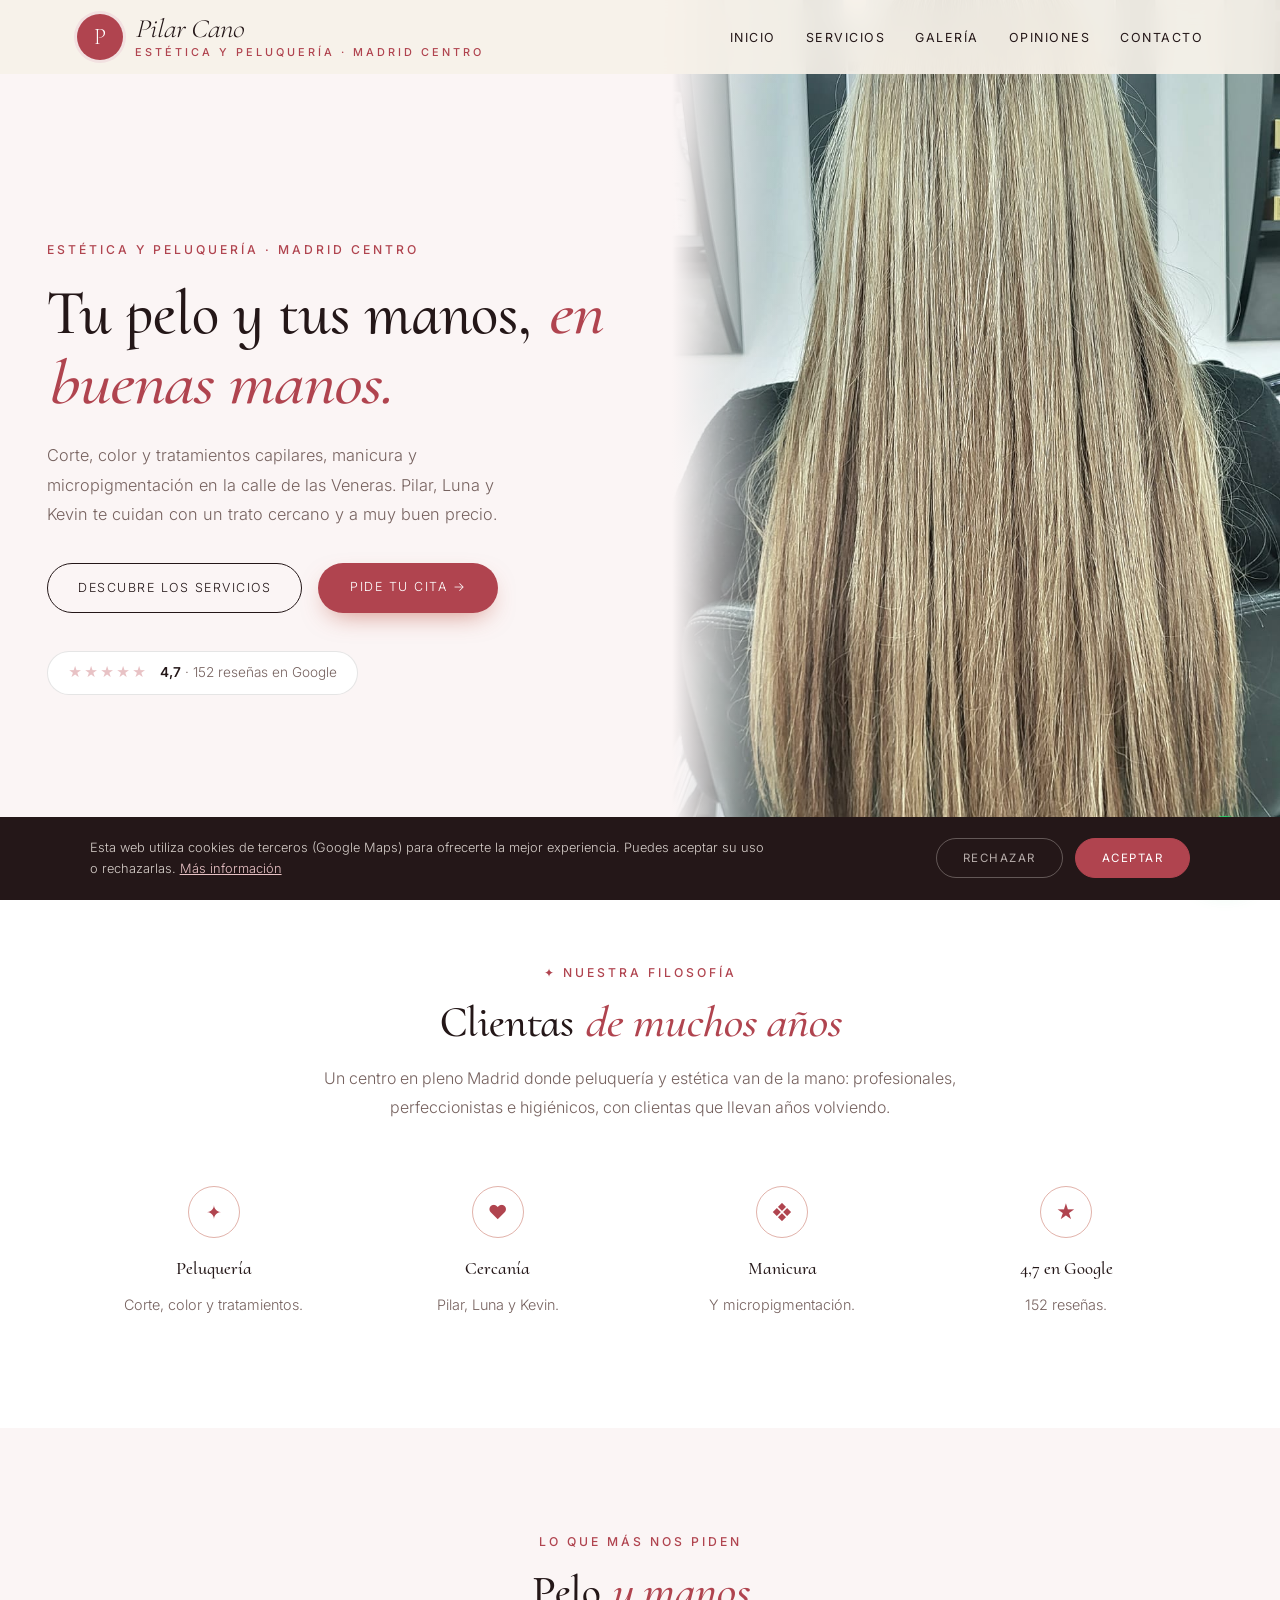
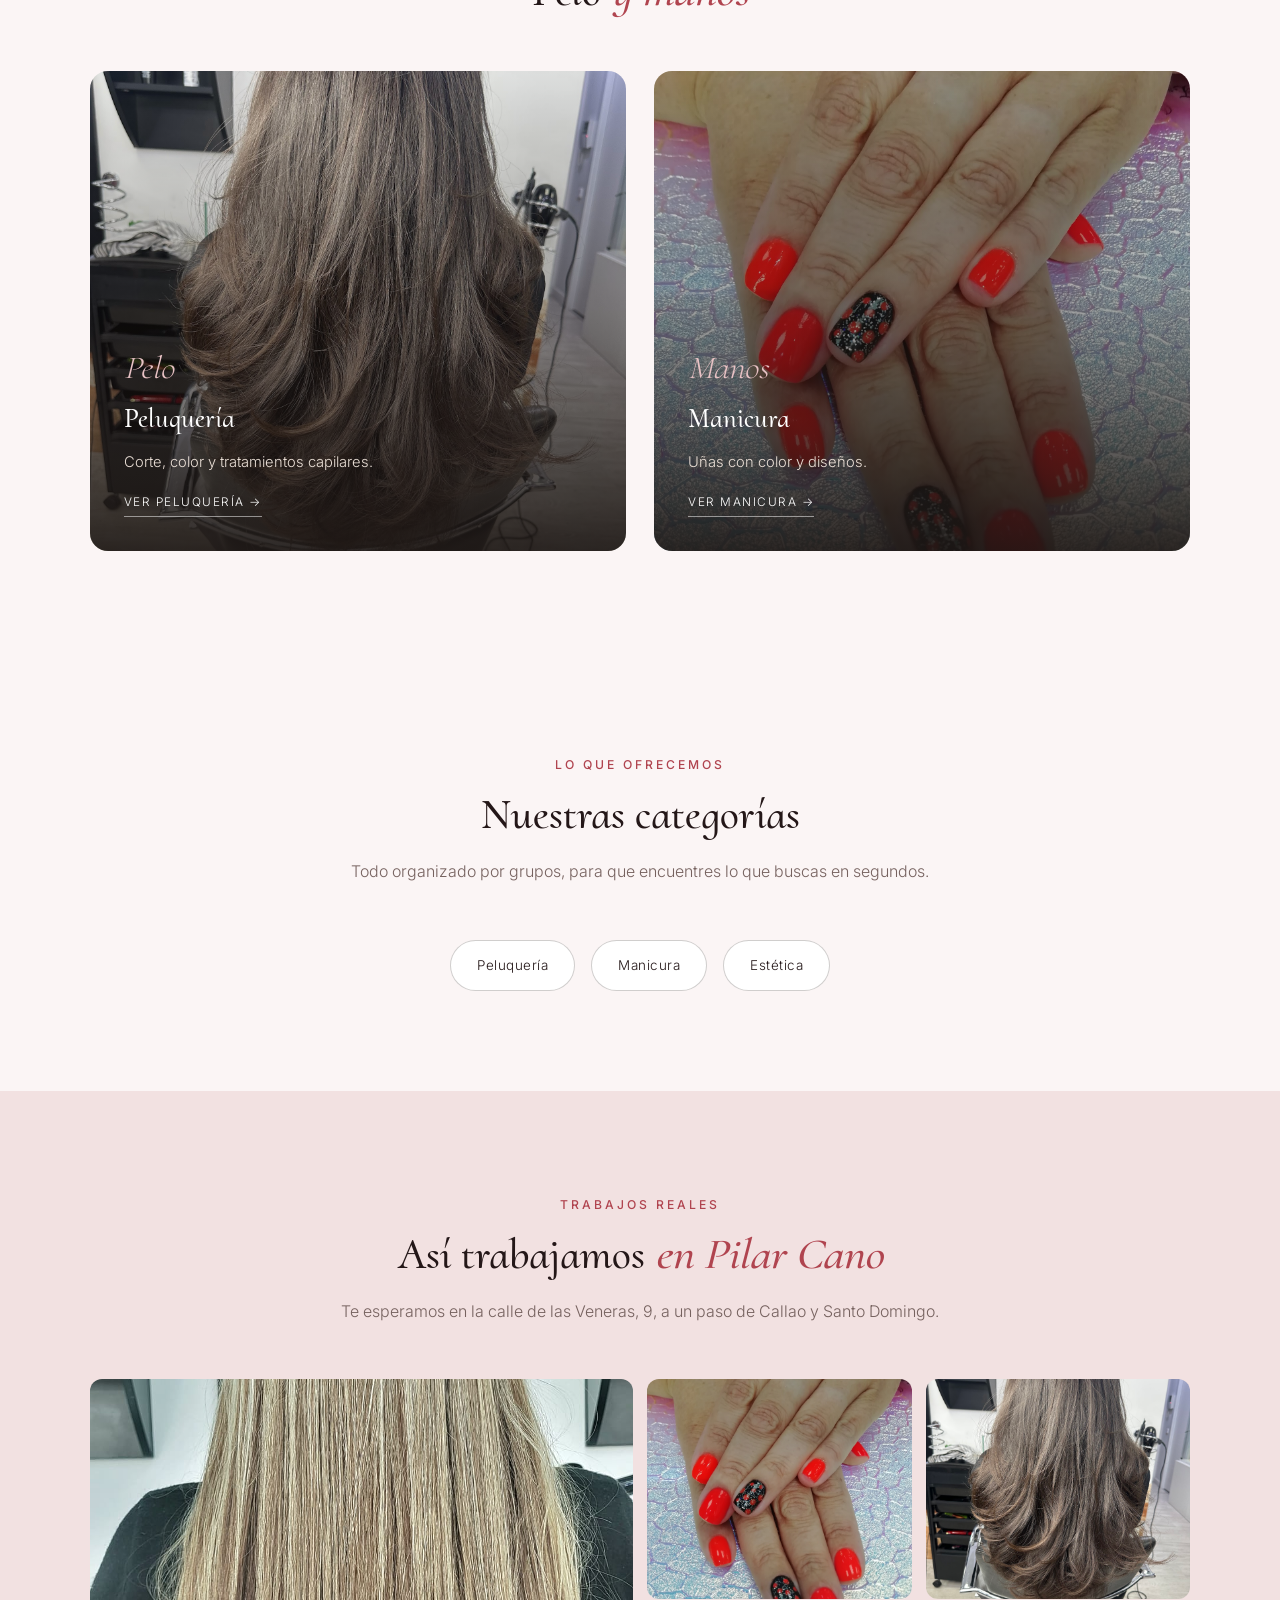
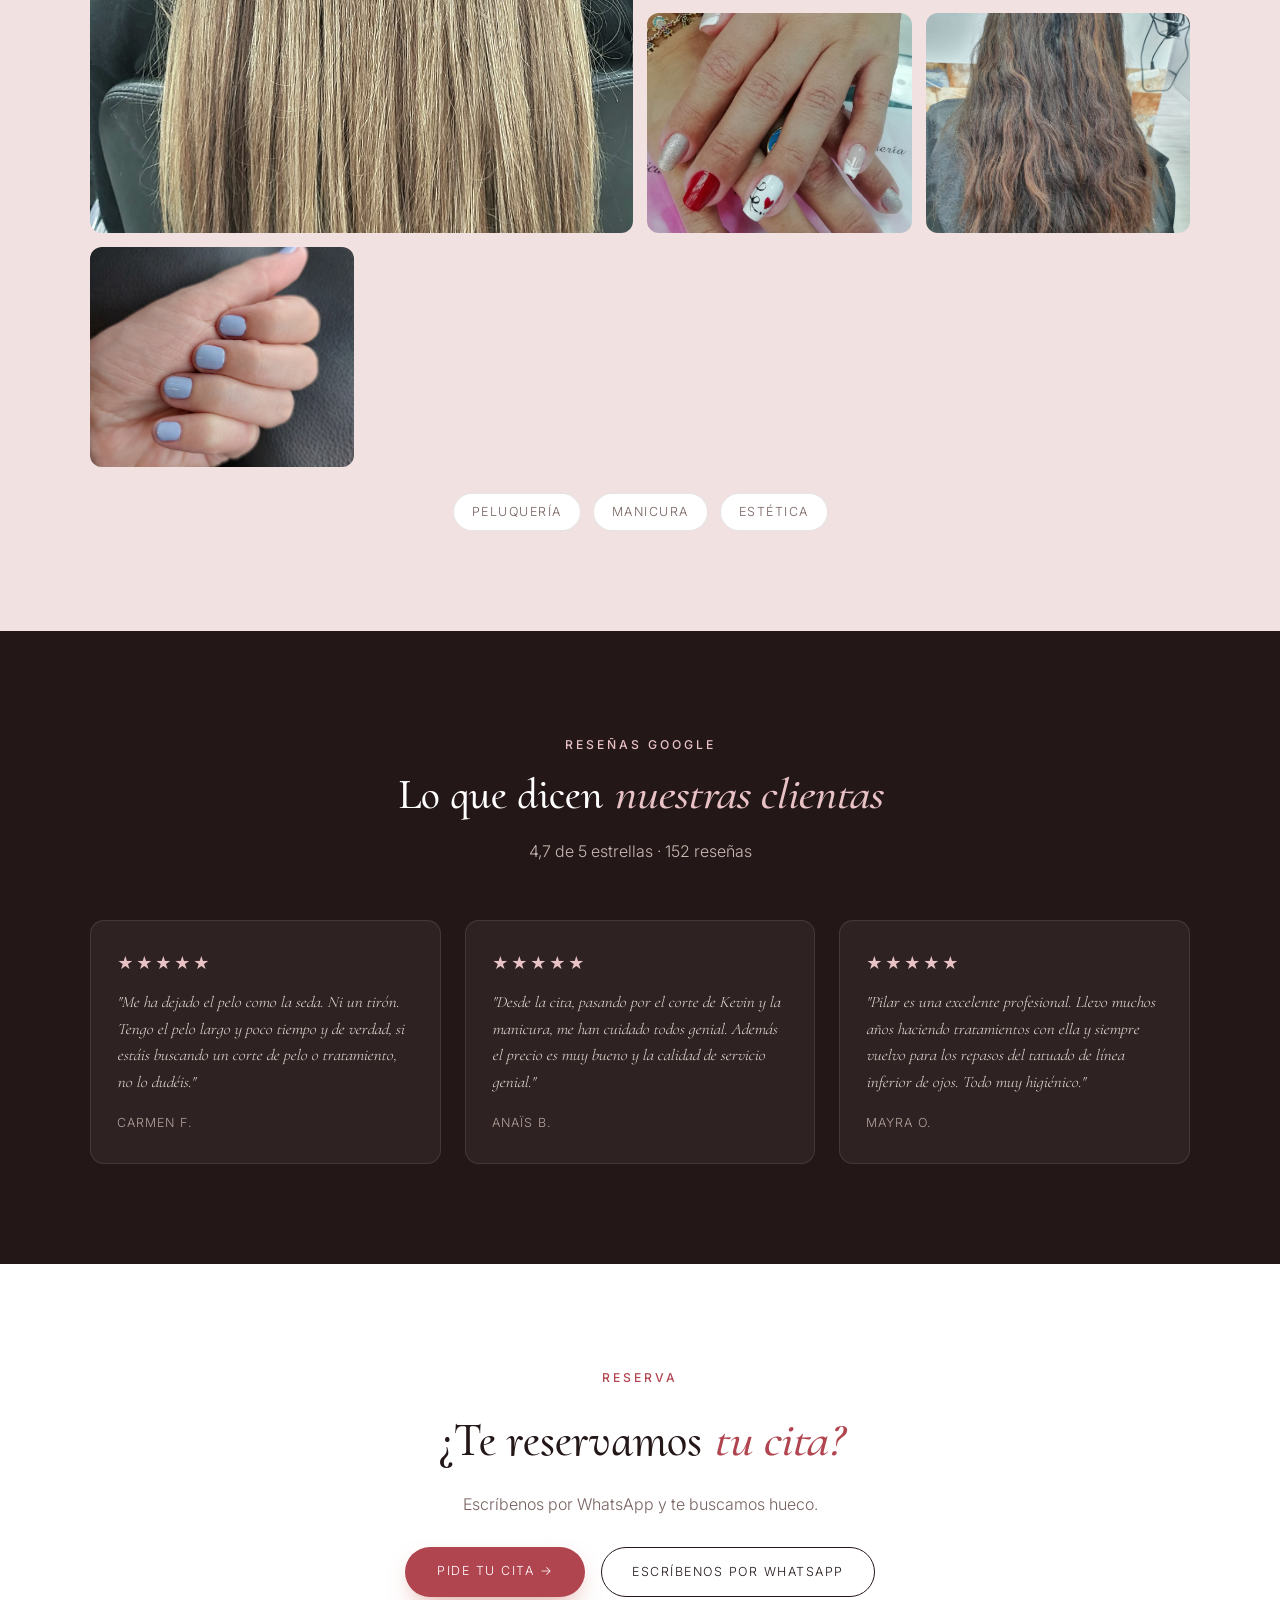
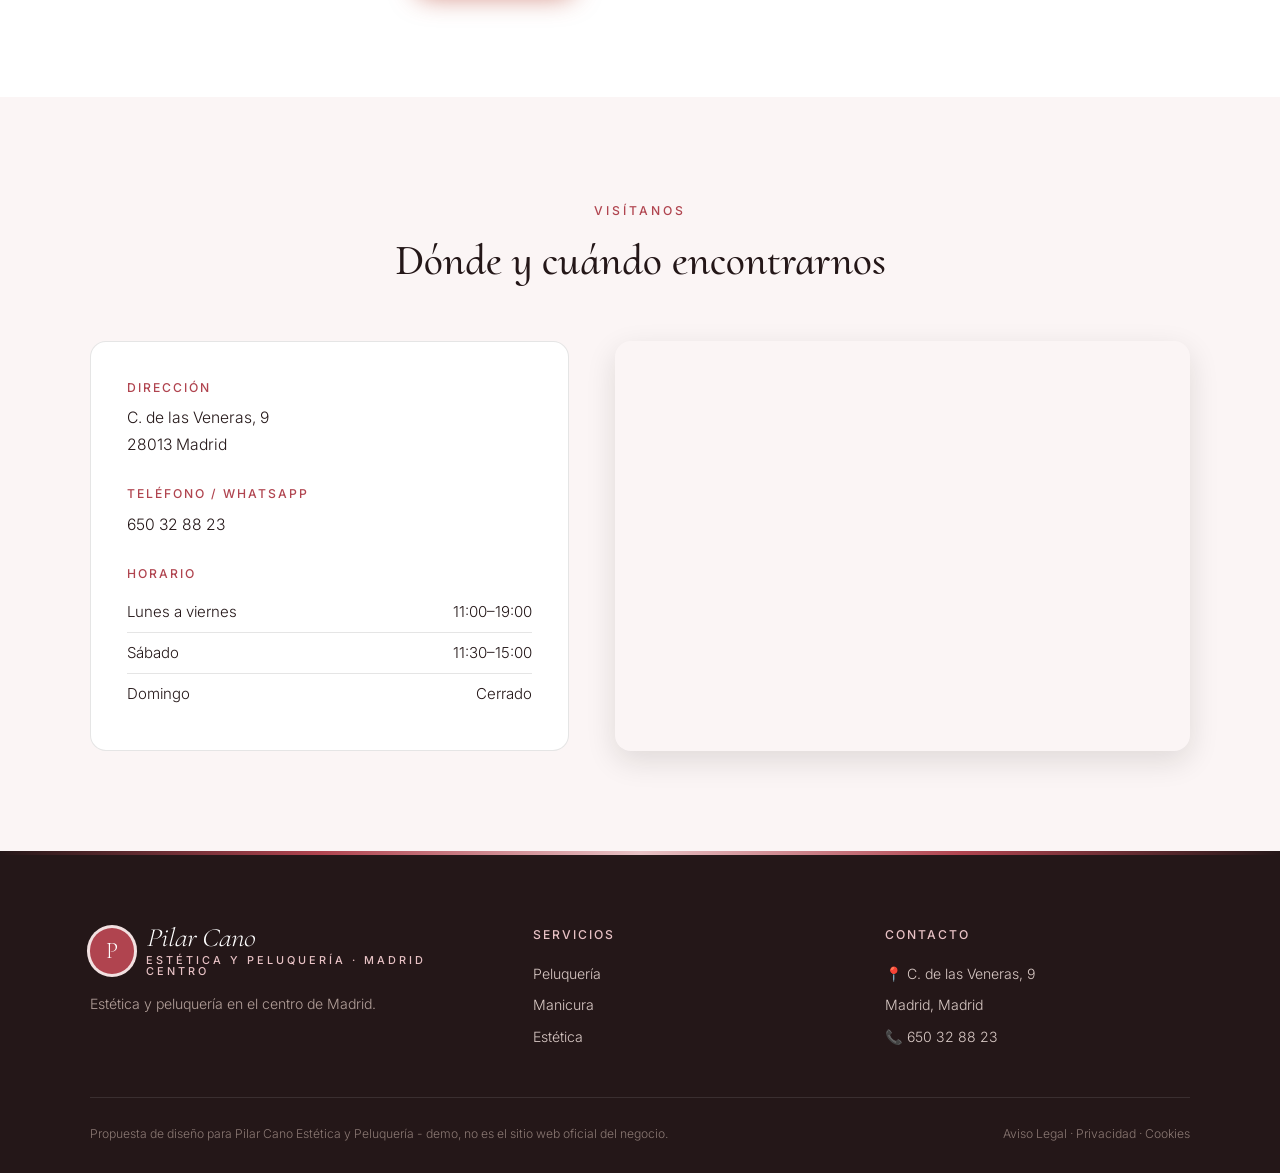
<file: index.html>
<!DOCTYPE html>
<html lang="es">
<head>
<meta charset="UTF-8">
<meta name="viewport" content="width=device-width, initial-scale=1.0">
<title>Pilar Cano Estética y Peluquería — Peluquería, manicura y estética en el centro de Madrid</title>
<meta name="description" content="Pilar Cano Estética y Peluquería, en C. de las Veneras 9, junto a Callao (Madrid centro). Corte, color y tratamientos capilares, manicura y micropigmentación de ojos. 4,7★ con 152 reseñas en Google.">
<meta name="theme-color" content="#241718">
<meta property="og:title" content="Pilar Cano Estética y Peluquería · Madrid">
<meta property="og:image" content="maps_10.jpg">

<link rel="preconnect" href="https://fonts.googleapis.com"><link rel="preconnect" href="https://fonts.gstatic.com" crossorigin><link href="https://fonts.googleapis.com/css2?family=Cormorant+Upright:wght@500;600&family=Inter:wght@300;400;500;600&display=swap" rel="stylesheet">
<link rel="stylesheet" href="styles.css">
</head>
<body>

<header id="header">
  <a href="index.html" class="logo" aria-label="Pilar Cano Estética y Peluquería, inicio"><span class="logo-mark">P</span><span class="logo-text"><span class="script">Pilar Cano</span><small>estética y peluquería · Madrid centro</small></span></a>
  <nav id="nav" aria-label="Navegación principal"><ul><li><a href="index.html#inicio">Inicio</a></li><li><a href="servicios.html">Servicios</a></li><li><a href="index.html#galeria">Galería</a></li><li><a href="index.html#opiniones">Opiniones</a></li><li><a href="index.html#contacto">Contacto</a></li></ul></nav><button class="nav-toggle" id="navToggle" aria-label="Abrir menú">☰</button>
</header>

<section class="hero" id="inicio">
  <div class="hero-text">
    <span class="eyebrow">Estética y peluquería · Madrid centro</span>
    <h1>Tu pelo y tus manos, <em>en buenas manos.</em></h1>
    <p>Corte, color y tratamientos capilares, manicura y micropigmentación en la calle de las Veneras. Pilar, Luna y Kevin te cuidan con un trato cercano y a muy buen precio.</p>
    <div class="hero-ctas">
      <a href="servicios.html" class="btn-outline">Descubre los servicios</a>
      <a href="https://wa.me/34650328823?text=Hola%2C%20quiero%20pedir%20cita%20en%20Pilar%20Cano%20Est%C3%A9tica%20y%20Peluquer%C3%ADa" class="btn-solid" target="_blank" rel="noopener">Pide tu cita →</a>
    </div>
    <a class="hero-rating" href="https://www.google.com/maps/search/?api=1&query=Pilar+Cano+Estetica+y+Peluqueria,+Calle+de+las+Veneras+9,+Madrid" target="_blank" rel="noopener"><span class="stars">★★★★★</span><span><strong>4,7</strong> · 152 reseñas en Google</span></a>
  </div>
  <div class="hero-img"><img src="maps_10.jpg" alt="Pelo liso y brillante en Pilar Cano Estética y Peluquería" style="object-position:center 30%;"></div>
</section>

<section class="trust">
  <div class="section-head">
    <span class="eyebrow">✦ Nuestra filosofía</span>
    <h2>Clientas <em>de muchos años</em></h2>
    <p>Un centro en pleno Madrid donde peluquería y estética van de la mano: profesionales, perfeccionistas e higiénicos, con clientas que llevan años volviendo.</p>
  </div>
  <div class="trust-grid">
    <div class="trust-card"><span class="trust-ic">✦</span><h3>Peluquería</h3><p>Corte, color y tratamientos.</p></div>
    <div class="trust-card"><span class="trust-ic">♥</span><h3>Cercanía</h3><p>Pilar, Luna y Kevin.</p></div>
    <div class="trust-card"><span class="trust-ic">❖</span><h3>Manicura</h3><p>Y micropigmentación.</p></div>
    <div class="trust-card"><span class="trust-ic">★</span><h3>4,7 en Google</h3><p>152 reseñas.</p></div>
  </div>
</section>

<section class="worlds">
  <div class="section-head">
    <span class="eyebrow">Lo que más nos piden</span>
    <h2>Pelo <em>y manos</em></h2>
  </div>
  <div class="worlds-grid">
    <a href="servicios.html#pelo" class="world-card"><img src="maps_03.jpg" alt="Peluquería"><div class="world-text"><span class="script">Pelo</span><h3>Peluquería</h3><p>Corte, color y tratamientos capilares.</p><span class="world-link">Ver peluquería →</span></div></a>
    <a href="servicios.html#manos" class="world-card"><img src="maps_04.jpg" alt="Manicura"><div class="world-text"><span class="script">Manos</span><h3>Manicura</h3><p>Uñas con color y diseños.</p><span class="world-link">Ver manicura →</span></div></a>
  </div>
</section>

<section>
  <div class="section-head">
    <span class="eyebrow">Lo que ofrecemos</span>
    <h2>Nuestras categorías</h2>
    <p>Todo organizado por grupos, para que encuentres lo que buscas en segundos.</p>
  </div>
  <div class="cat-pills">
    <a href="servicios.html#pelo" class="cat-pill">Peluquería</a>
    <a href="servicios.html#manos" class="cat-pill">Manicura</a>
    <a href="servicios.html#estetica" class="cat-pill">Estética</a>
  </div>
</section>

<section class="gallery-wrap" id="galeria">
  <div class="section-head">
    <span class="eyebrow">Trabajos reales</span>
    <h2>Así trabajamos <em>en Pilar Cano</em></h2>
    <p>Te esperamos en la calle de las Veneras, 9, a un paso de Callao y Santo Domingo.</p>
  </div>
  <div class="gallery">
    <figure class="big"><img src="maps_10.jpg" alt="Pelo largo y liso" loading="lazy"></figure>
    <figure><img src="maps_04.jpg" alt="Manicura roja con diseño" loading="lazy"></figure>
    <figure><img src="maps_03.jpg" alt="Corte con volumen" loading="lazy"></figure>
    <figure><img src="maps_06.jpg" alt="Manicura decorada" loading="lazy"></figure>
    <figure><img src="maps_08.jpg" alt="Ondas naturales" loading="lazy"></figure>
    <figure><img src="maps_09.jpg" alt="Manicura en tono lavanda" loading="lazy"></figure>
  </div>
  <div class="brands"><span>Peluquería</span><span>Manicura</span><span>Estética</span></div>
</section>

<section class="reviews-wrap" id="opiniones">
  <div class="section-head">
    <span class="eyebrow">Reseñas Google</span>
    <h2>Lo que dicen <em>nuestras clientas</em></h2>
    <p>4,7 de 5 estrellas · 152 reseñas</p>
  </div>
  <div class="review-grid">
    <div class="review-card"><div class="stars">★★★★★</div><p>"Me ha dejado el pelo como la seda. Ni un tirón. Tengo el pelo largo y poco tiempo y de verdad, si estáis buscando un corte de pelo o tratamiento, no lo dudéis."</p><cite>Carmen F.</cite></div>
    <div class="review-card"><div class="stars">★★★★★</div><p>"Desde la cita, pasando por el corte de Kevin y la manicura, me han cuidado todos genial. Además el precio es muy bueno y la calidad de servicio genial."</p><cite>Anaïs B.</cite></div>
    <div class="review-card"><div class="stars">★★★★★</div><p>"Pilar es una excelente profesional. Llevo muchos años haciendo tratamientos con ella y siempre vuelvo para los repasos del tatuado de línea inferior de ojos. Todo muy higiénico."</p><cite>Mayra O.</cite></div>
  </div>
</section>

<section class="cta-section">
  <span class="eyebrow">Reserva</span>
  <h2>¿Te reservamos <em>tu cita?</em></h2>
  <p>Escríbenos por WhatsApp y te buscamos hueco.</p>
  <div class="cta-row">
    <a href="https://wa.me/34650328823?text=Hola%2C%20quiero%20pedir%20cita%20en%20Pilar%20Cano%20Est%C3%A9tica%20y%20Peluquer%C3%ADa" class="btn-solid" target="_blank" rel="noopener">Pide tu cita →</a>
    <a href="https://wa.me/34650328823?text=Hola%2C%20quiero%20pedir%20cita%20en%20Pilar%20Cano%20Est%C3%A9tica%20y%20Peluquer%C3%ADa" class="btn-outline" target="_blank" rel="noopener">Escríbenos por WhatsApp</a>
  </div>
</section>

<section class="contact-section" id="contacto">
  <div class="section-head">
    <span class="eyebrow">Visítanos</span>
    <h2>Dónde y cuándo encontrarnos</h2>
  </div>
  <div class="contact-grid">
    <div class="contact-info">
      <div class="contact-block"><h3>Dirección</h3><p>C. de las Veneras, 9<br>28013 Madrid</p></div>
      <div class="contact-block"><h3>Teléfono / WhatsApp</h3><p><a href="tel:+34650328823">650 32 88 23</a></p></div>
      <div class="contact-block"><h3>Horario</h3><ul class="hours-list"><li><span>Lunes a viernes</span><span>11:00–19:00</span></li><li><span>Sábado</span><span>11:30–15:00</span></li><li><span>Domingo</span><span>Cerrado</span></li></ul></div>
      
    </div>
    <div class="contact-map">
      <iframe title="Mapa de Pilar Cano Estética y Peluquería" src="https://www.google.com/maps?q=Pilar+Cano+Estetica+y+Peluqueria,+Calle+de+las+Veneras+9,+Madrid&output=embed" width="100%" height="100%" style="border:0;" allowfullscreen="" loading="lazy" referrerpolicy="no-referrer-when-downgrade"></iframe>
    </div>
  </div>
</section>

<footer>
  <div class="footer-grid">
    <div class="footer-brand">
      <a href="index.html" class="logo light"><span class="logo-mark">P</span><span class="logo-text"><span class="script">Pilar Cano</span><small>estética y peluquería · Madrid centro</small></span></a>
      <p>Estética y peluquería en el centro de Madrid.</p>
    </div>
    <div><h4>Servicios</h4><ul><li><a href="servicios.html#pelo">Peluquería</a></li><li><a href="servicios.html#manos">Manicura</a></li><li><a href="servicios.html#estetica">Estética</a></li></ul></div>
    <div><h4>Contacto</h4><ul><li>📍 C. de las Veneras, 9</li><li>Madrid, Madrid</li><li>📞 <a href="tel:+34650328823">650 32 88 23</a></li></ul></div>
  </div>
  <div class="footer-bottom">
    <span>Propuesta de diseño para Pilar Cano Estética y Peluquería - demo, no es el sitio web oficial del negocio.</span>
    <span><a href="aviso-legal.html">Aviso Legal</a> &middot; <a href="politica-privacidad.html">Privacidad</a> &middot; <a href="politica-cookies.html">Cookies</a></span>
  </div>
</footer>

<div id="cookie-banner" class="cookie-banner"><p>Esta web utiliza cookies de terceros (Google Maps) para ofrecerte la mejor experiencia. Puedes aceptar su uso o rechazarlas. <a href="politica-cookies.html">Más información</a></p><div class="cookie-actions"><button onclick="setCookieChoice('rejected')" class="ck-reject">Rechazar</button><button onclick="setCookieChoice('accepted')" class="ck-accept">Aceptar</button></div></div>
<div class="social-fabs"><a class="wa-fab" href="https://wa.me/34650328823?text=Hola%2C%20quiero%20pedir%20cita%20en%20Pilar%20Cano%20Est%C3%A9tica%20y%20Peluquer%C3%ADa" target="_blank" rel="noopener" aria-label="Escribir por WhatsApp"><svg width="28" height="28" viewBox="0 0 24 24" fill="white"><path d="M17.5 14.4c-.3-.1-1.8-.9-2-1s-.5-.1-.7.1-.8 1-.9 1.2-.3.2-.6.1a8.2 8.2 0 0 1-2.4-1.5 9 9 0 0 1-1.7-2.1c-.2-.3 0-.5.1-.6l.4-.5.3-.5v-.5l-.9-2.2c-.2-.6-.5-.5-.7-.5h-.6a1.1 1.1 0 0 0-.8.4 3.4 3.4 0 0 0-1 2.5 5.9 5.9 0 0 0 1.2 3.1 13.5 13.5 0 0 0 5.2 4.6c2.6 1 2.6.7 3.1.6a2.6 2.6 0 0 0 1.7-1.2 2.1 2.1 0 0 0 .2-1.2c-.1-.1-.3-.2-.6-.3ZM12 21.8a9.8 9.8 0 0 1-5-1.4l-.4-.2-3.7 1 1-3.6-.2-.4A9.8 9.8 0 1 1 12 21.8Zm8.4-18.3A11.8 11.8 0 0 0 1.8 17.7L.2 23.8l6.3-1.6a11.8 11.8 0 0 0 5.6 1.4A11.8 11.8 0 0 0 20.4 3.5Z"/></svg></a></div>
<script src="main.js"></script>
</body>
</html>
</file>
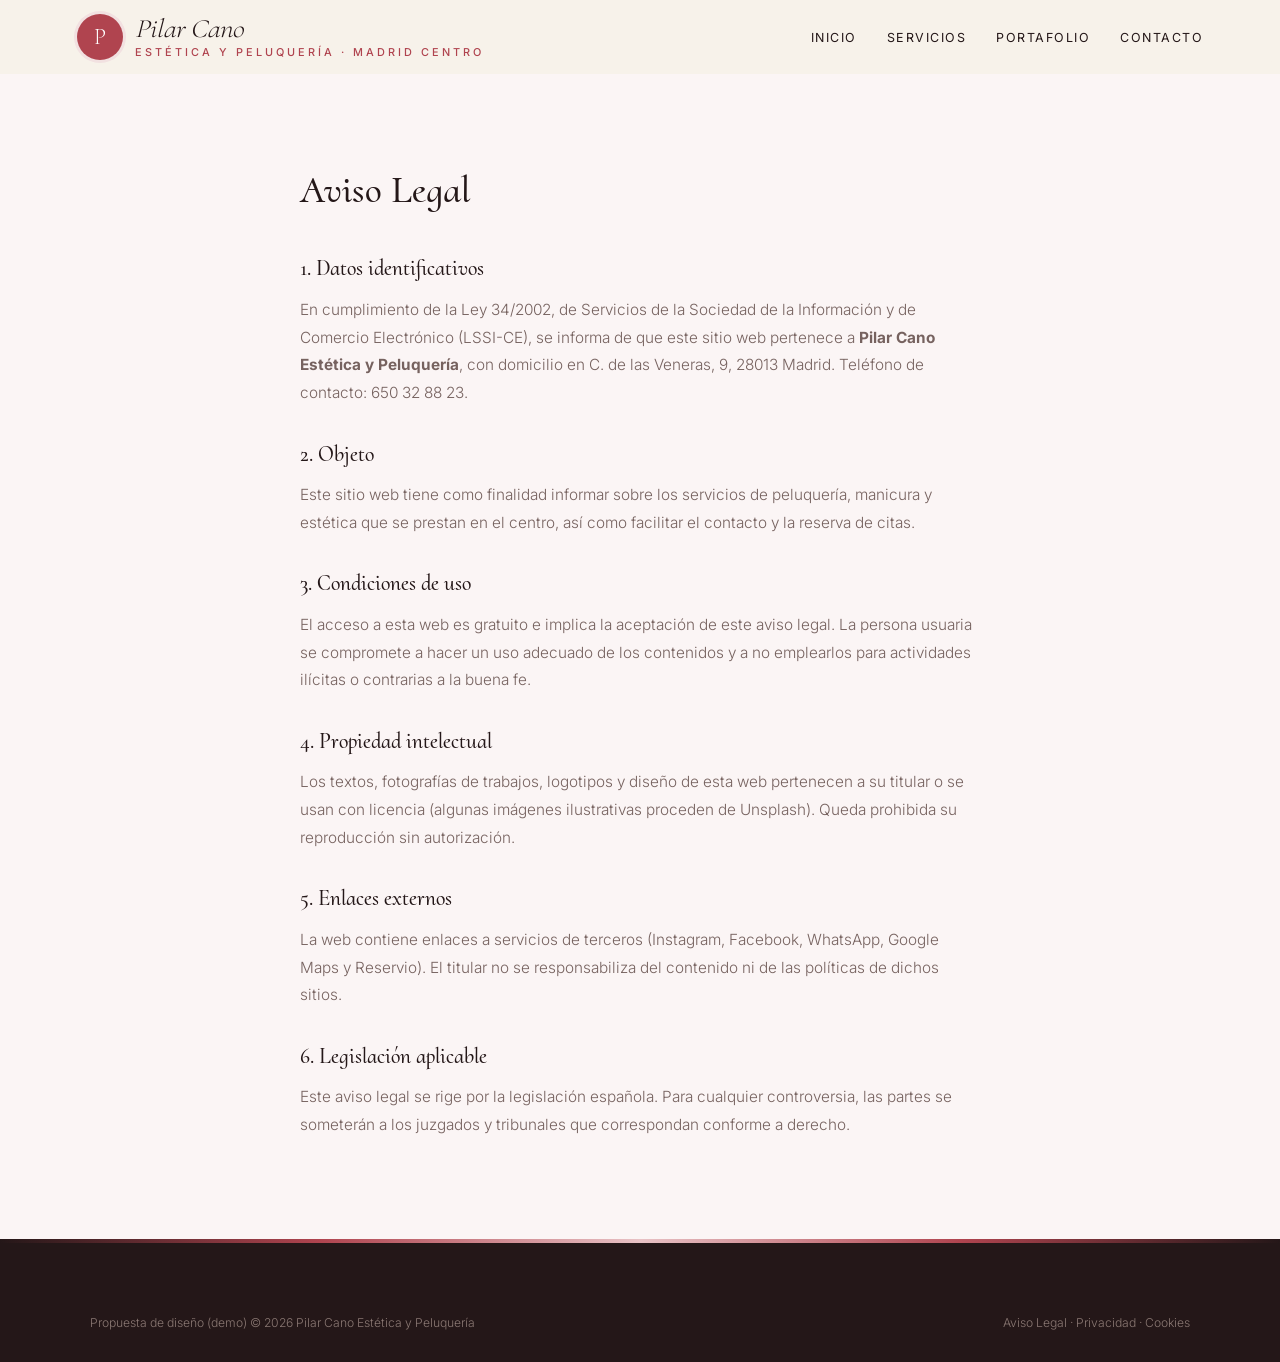
<file: aviso-legal.html>
<!DOCTYPE html>
<html lang="es">
<head>
<meta charset="UTF-8">
<meta name="viewport" content="width=device-width, initial-scale=1.0">
<title>Aviso Legal — Pilar Cano Estética y Peluquería</title>
<meta name="robots" content="noindex">

<link rel="preconnect" href="https://fonts.googleapis.com">
<link href="https://fonts.googleapis.com/css2?family=Cormorant+Upright:wght@500;600&family=Inter:wght@300;400;500;600&display=swap" rel="stylesheet">
<link rel="stylesheet" href="styles.css">
</head>
<body>
<header id="header" class="scrolled">
  <a href="index.html" class="logo" aria-label="Pilar Cano Estética y Peluquería, inicio">
    <span class="logo-mark">P</span>
    <span class="logo-text"><span class="script">Pilar Cano</span><small>estética y peluquería · Madrid centro</small></span>
  </a>
  <nav id="nav" aria-label="Navegación principal">
    <ul>
      <li><a href="index.html#inicio">Inicio</a></li>
      <li><a href="servicios.html">Servicios</a></li>
      <li><a href="portafolio.html">Portafolio</a></li>
      <li><a href="index.html#contacto">Contacto</a></li>
    </ul>
  </nav>
  <button class="nav-toggle" id="navToggle" aria-label="Abrir menú">☰</button>
</header>
<main class="legal"><h1>Aviso Legal</h1>
<h2>1. Datos identificativos</h2>
<p>En cumplimiento de la Ley 34/2002, de Servicios de la Sociedad de la Información y de Comercio Electrónico (LSSI-CE), se informa de que este sitio web pertenece a <strong>Pilar Cano Estética y Peluquería</strong>, con domicilio en C. de las Veneras, 9, 28013 Madrid. Teléfono de contacto: 650 32 88 23.</p>
<h2>2. Objeto</h2>
<p>Este sitio web tiene como finalidad informar sobre los servicios de peluquería, manicura y estética que se prestan en el centro, así como facilitar el contacto y la reserva de citas.</p>
<h2>3. Condiciones de uso</h2>
<p>El acceso a esta web es gratuito e implica la aceptación de este aviso legal. La persona usuaria se compromete a hacer un uso adecuado de los contenidos y a no emplearlos para actividades ilícitas o contrarias a la buena fe.</p>
<h2>4. Propiedad intelectual</h2>
<p>Los textos, fotografías de trabajos, logotipos y diseño de esta web pertenecen a su titular o se usan con licencia (algunas imágenes ilustrativas proceden de Unsplash). Queda prohibida su reproducción sin autorización.</p>
<h2>5. Enlaces externos</h2>
<p>La web contiene enlaces a servicios de terceros (Instagram, Facebook, WhatsApp, Google Maps y Reservio). El titular no se responsabiliza del contenido ni de las políticas de dichos sitios.</p>
<h2>6. Legislación aplicable</h2>
<p>Este aviso legal se rige por la legislación española. Para cualquier controversia, las partes se someterán a los juzgados y tribunales que correspondan conforme a derecho.</p></main>
<footer>
  <div class="footer-bottom" style="margin-top:0">
    <span>Propuesta de diseño (demo) © 2026 Pilar Cano Estética y Peluquería</span>
    <span><a href="aviso-legal.html">Aviso Legal</a> &middot; <a href="politica-privacidad.html">Privacidad</a> &middot; <a href="politica-cookies.html">Cookies</a></span>
  </div>
</footer>
<script src="main.js"></script>
</body>
</html>
</file>
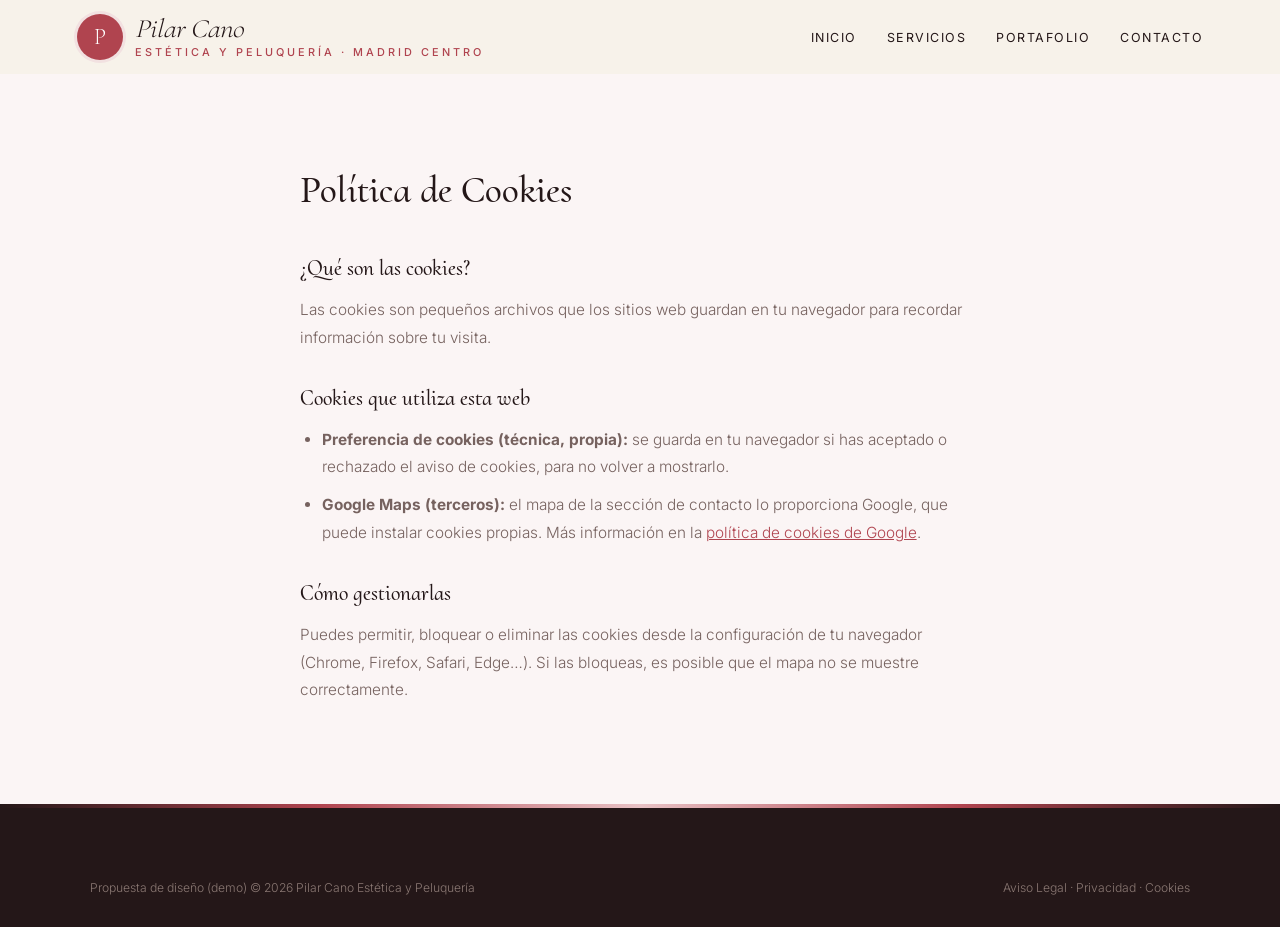
<file: politica-cookies.html>
<!DOCTYPE html>
<html lang="es">
<head>
<meta charset="UTF-8">
<meta name="viewport" content="width=device-width, initial-scale=1.0">
<title>Política de Cookies — Pilar Cano Estética y Peluquería</title>
<meta name="robots" content="noindex">

<link rel="preconnect" href="https://fonts.googleapis.com">
<link href="https://fonts.googleapis.com/css2?family=Cormorant+Upright:wght@500;600&family=Inter:wght@300;400;500;600&display=swap" rel="stylesheet">
<link rel="stylesheet" href="styles.css">
</head>
<body>
<header id="header" class="scrolled">
  <a href="index.html" class="logo" aria-label="Pilar Cano Estética y Peluquería, inicio">
    <span class="logo-mark">P</span>
    <span class="logo-text"><span class="script">Pilar Cano</span><small>estética y peluquería · Madrid centro</small></span>
  </a>
  <nav id="nav" aria-label="Navegación principal">
    <ul>
      <li><a href="index.html#inicio">Inicio</a></li>
      <li><a href="servicios.html">Servicios</a></li>
      <li><a href="portafolio.html">Portafolio</a></li>
      <li><a href="index.html#contacto">Contacto</a></li>
    </ul>
  </nav>
  <button class="nav-toggle" id="navToggle" aria-label="Abrir menú">☰</button>
</header>
<main class="legal"><h1>Política de Cookies</h1>
<h2>¿Qué son las cookies?</h2>
<p>Las cookies son pequeños archivos que los sitios web guardan en tu navegador para recordar información sobre tu visita.</p>
<h2>Cookies que utiliza esta web</h2>
<ul>
<li><strong>Preferencia de cookies (técnica, propia):</strong> se guarda en tu navegador si has aceptado o rechazado el aviso de cookies, para no volver a mostrarlo.</li>
<li><strong>Google Maps (terceros):</strong> el mapa de la sección de contacto lo proporciona Google, que puede instalar cookies propias. Más información en la <a href="https://policies.google.com/technologies/cookies" target="_blank" rel="noopener">política de cookies de Google</a>.</li>
</ul>
<h2>Cómo gestionarlas</h2>
<p>Puedes permitir, bloquear o eliminar las cookies desde la configuración de tu navegador (Chrome, Firefox, Safari, Edge…). Si las bloqueas, es posible que el mapa no se muestre correctamente.</p></main>
<footer>
  <div class="footer-bottom" style="margin-top:0">
    <span>Propuesta de diseño (demo) © 2026 Pilar Cano Estética y Peluquería</span>
    <span><a href="aviso-legal.html">Aviso Legal</a> &middot; <a href="politica-privacidad.html">Privacidad</a> &middot; <a href="politica-cookies.html">Cookies</a></span>
  </div>
</footer>
<script src="main.js"></script>
</body>
</html>
</file>
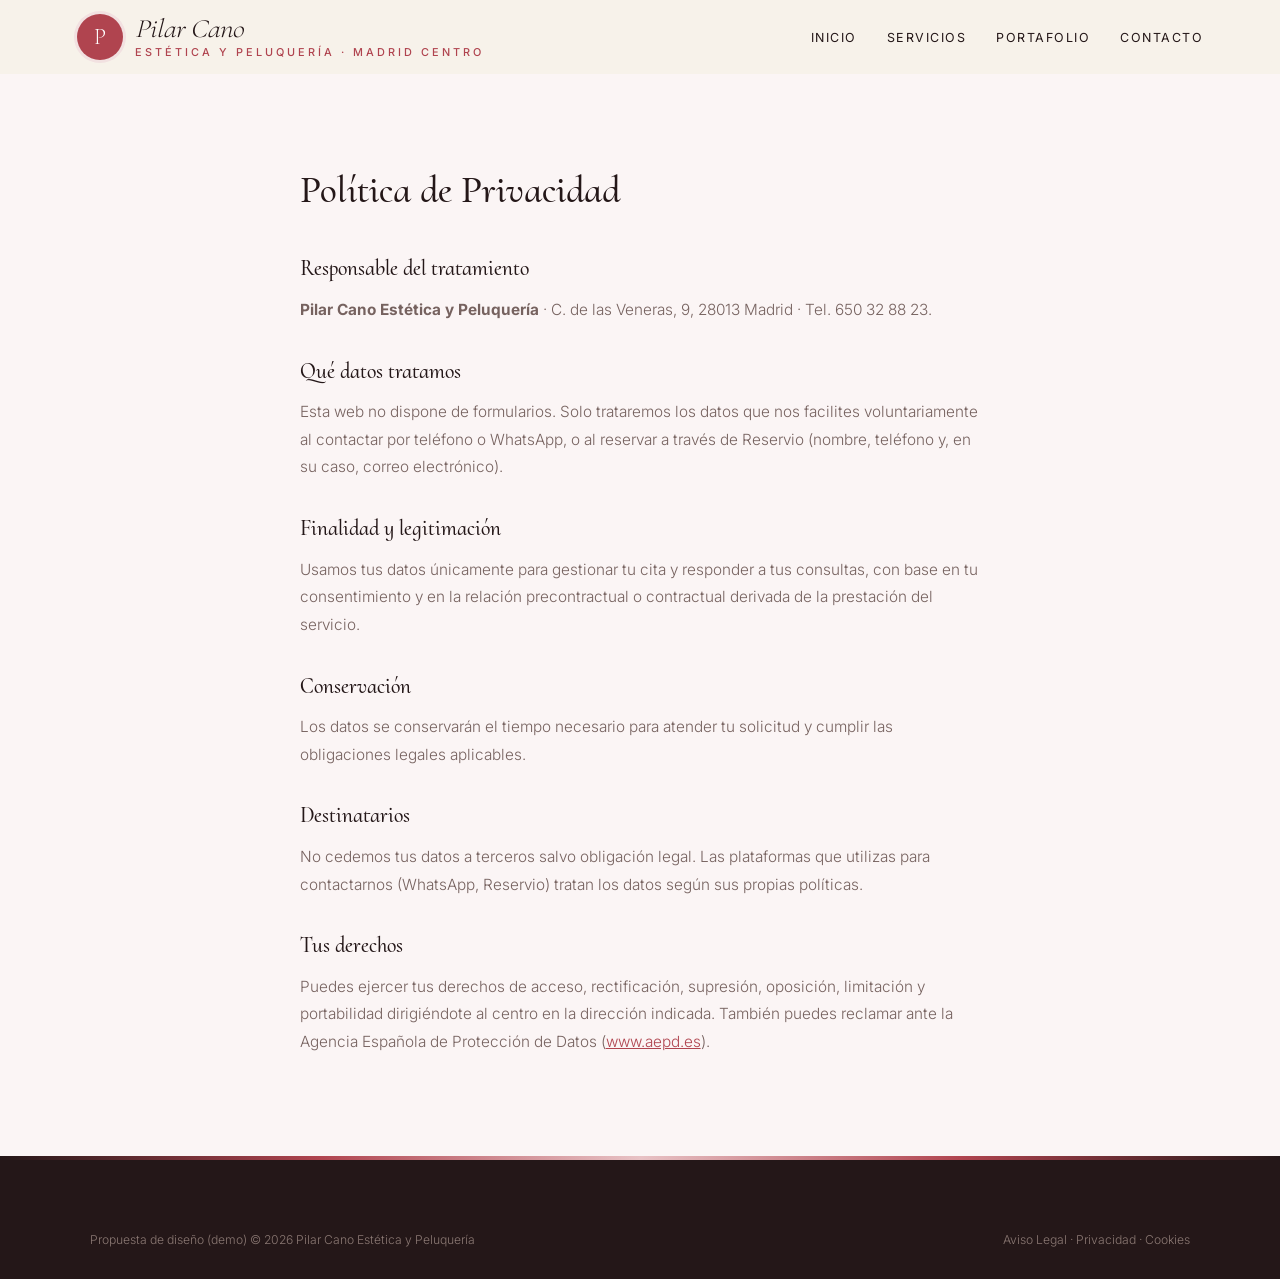
<file: politica-privacidad.html>
<!DOCTYPE html>
<html lang="es">
<head>
<meta charset="UTF-8">
<meta name="viewport" content="width=device-width, initial-scale=1.0">
<title>Política de Privacidad — Pilar Cano Estética y Peluquería</title>
<meta name="robots" content="noindex">

<link rel="preconnect" href="https://fonts.googleapis.com">
<link href="https://fonts.googleapis.com/css2?family=Cormorant+Upright:wght@500;600&family=Inter:wght@300;400;500;600&display=swap" rel="stylesheet">
<link rel="stylesheet" href="styles.css">
</head>
<body>
<header id="header" class="scrolled">
  <a href="index.html" class="logo" aria-label="Pilar Cano Estética y Peluquería, inicio">
    <span class="logo-mark">P</span>
    <span class="logo-text"><span class="script">Pilar Cano</span><small>estética y peluquería · Madrid centro</small></span>
  </a>
  <nav id="nav" aria-label="Navegación principal">
    <ul>
      <li><a href="index.html#inicio">Inicio</a></li>
      <li><a href="servicios.html">Servicios</a></li>
      <li><a href="portafolio.html">Portafolio</a></li>
      <li><a href="index.html#contacto">Contacto</a></li>
    </ul>
  </nav>
  <button class="nav-toggle" id="navToggle" aria-label="Abrir menú">☰</button>
</header>
<main class="legal"><h1>Política de Privacidad</h1>
<h2>Responsable del tratamiento</h2>
<p><strong>Pilar Cano Estética y Peluquería</strong> · C. de las Veneras, 9, 28013 Madrid · Tel. 650 32 88 23.</p>
<h2>Qué datos tratamos</h2>
<p>Esta web no dispone de formularios. Solo trataremos los datos que nos facilites voluntariamente al contactar por teléfono o WhatsApp, o al reservar a través de Reservio (nombre, teléfono y, en su caso, correo electrónico).</p>
<h2>Finalidad y legitimación</h2>
<p>Usamos tus datos únicamente para gestionar tu cita y responder a tus consultas, con base en tu consentimiento y en la relación precontractual o contractual derivada de la prestación del servicio.</p>
<h2>Conservación</h2>
<p>Los datos se conservarán el tiempo necesario para atender tu solicitud y cumplir las obligaciones legales aplicables.</p>
<h2>Destinatarios</h2>
<p>No cedemos tus datos a terceros salvo obligación legal. Las plataformas que utilizas para contactarnos (WhatsApp, Reservio) tratan los datos según sus propias políticas.</p>
<h2>Tus derechos</h2>
<p>Puedes ejercer tus derechos de acceso, rectificación, supresión, oposición, limitación y portabilidad dirigiéndote al centro en la dirección indicada. También puedes reclamar ante la Agencia Española de Protección de Datos (<a href="https://www.aepd.es" target="_blank" rel="noopener">www.aepd.es</a>).</p></main>
<footer>
  <div class="footer-bottom" style="margin-top:0">
    <span>Propuesta de diseño (demo) © 2026 Pilar Cano Estética y Peluquería</span>
    <span><a href="aviso-legal.html">Aviso Legal</a> &middot; <a href="politica-privacidad.html">Privacidad</a> &middot; <a href="politica-cookies.html">Cookies</a></span>
  </div>
</footer>
<script src="main.js"></script>
</body>
</html>
</file>
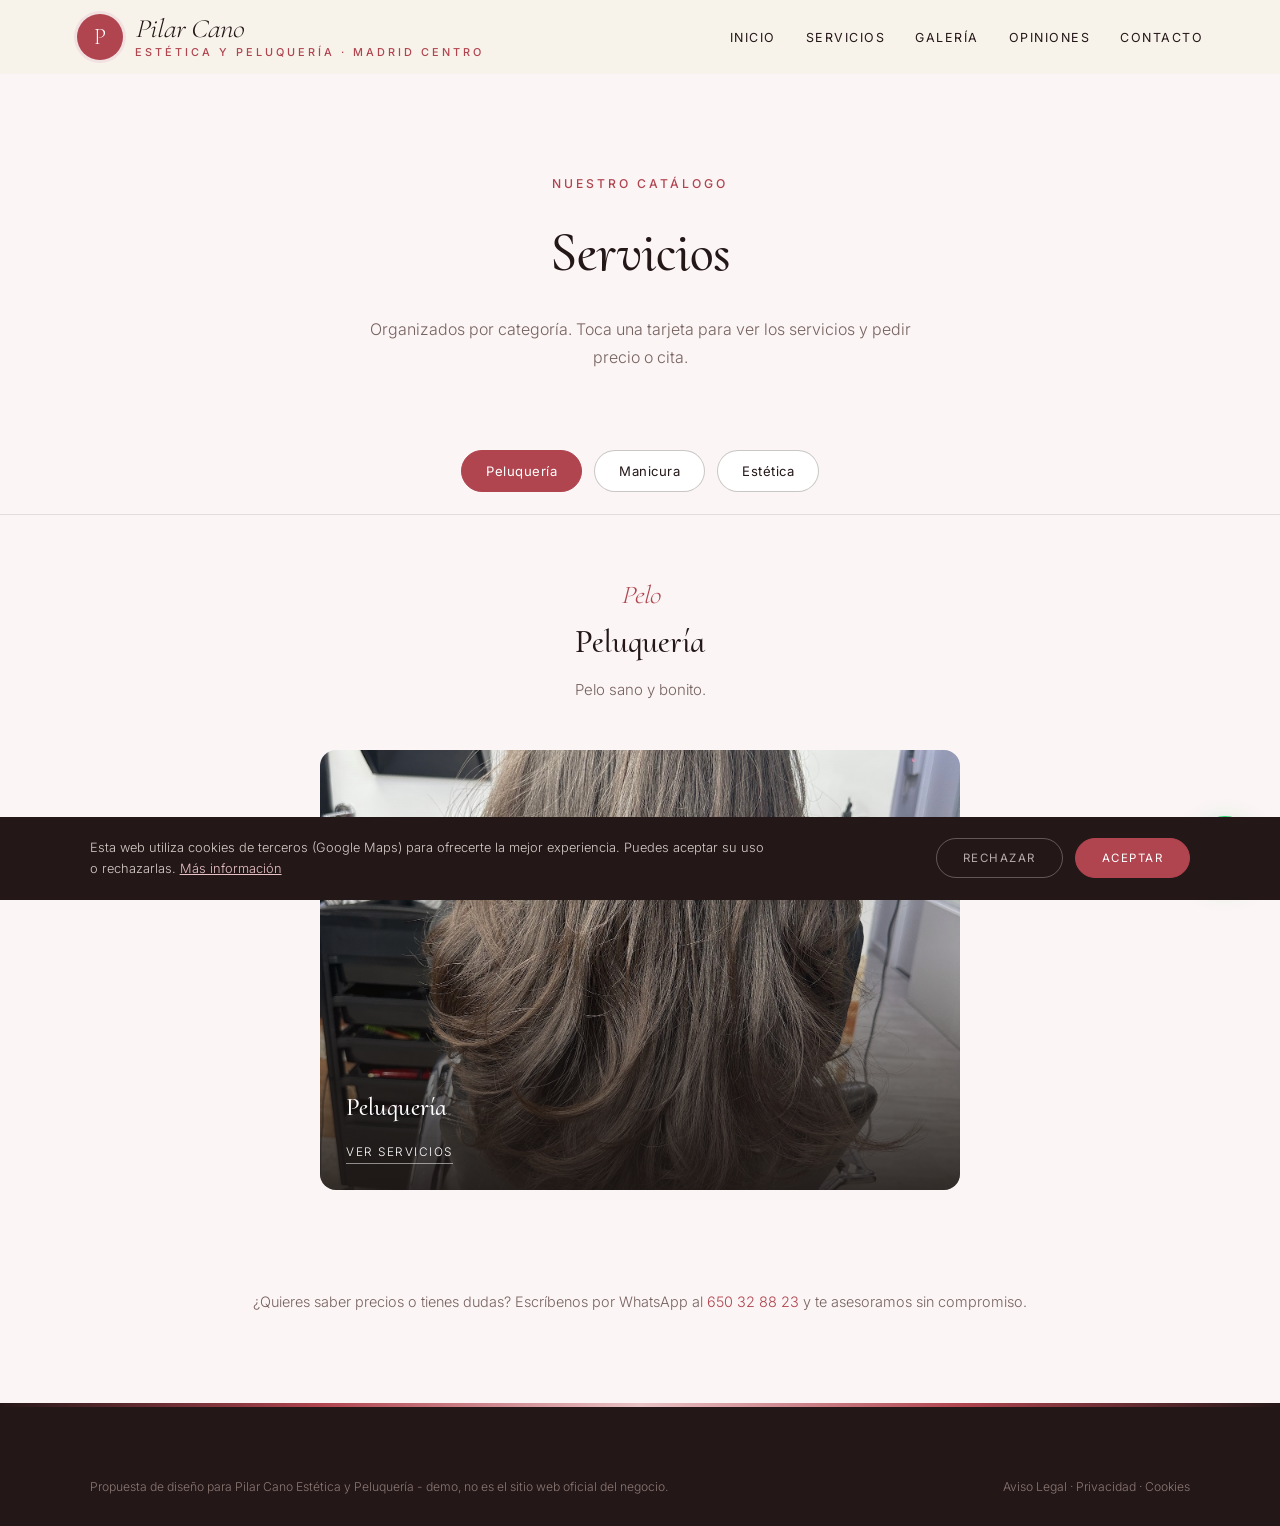
<file: servicios.html>
<!DOCTYPE html>
<html lang="es">
<head>
<meta charset="UTF-8">
<meta name="viewport" content="width=device-width, initial-scale=1.0">
<title>Servicios — Pilar Cano Estética y Peluquería · Madrid</title>
<meta name="description" content="Servicios de Pilar Cano Estética y Peluquería en Madrid.">

<link rel="preconnect" href="https://fonts.googleapis.com"><link rel="preconnect" href="https://fonts.gstatic.com" crossorigin><link href="https://fonts.googleapis.com/css2?family=Cormorant+Upright:wght@500;600&family=Inter:wght@300;400;500;600&display=swap" rel="stylesheet">
<link rel="stylesheet" href="styles.css">
</head>
<body>

<header id="header" class="scrolled">
  <a href="index.html" class="logo" aria-label="Pilar Cano Estética y Peluquería, inicio"><span class="logo-mark">P</span><span class="logo-text"><span class="script">Pilar Cano</span><small>estética y peluquería · Madrid centro</small></span></a>
  <nav id="nav" aria-label="Navegación principal"><ul><li><a href="index.html#inicio">Inicio</a></li><li><a href="servicios.html">Servicios</a></li><li><a href="index.html#galeria">Galería</a></li><li><a href="index.html#opiniones">Opiniones</a></li><li><a href="index.html#contacto">Contacto</a></li></ul></nav><button class="nav-toggle" id="navToggle" aria-label="Abrir menú">☰</button>
</header>

<div class="page-hero">
  <span class="eyebrow">Nuestro catálogo</span>
  <h1>Servicios</h1>
  <p>Organizados por categoría. Toca una tarjeta para ver los servicios y pedir precio o cita.</p>
</div>

<div class="tabs">
  <button class="tab-btn active" data-tab="pelo">Peluquería</button>
  <button class="tab-btn" data-tab="manos">Manicura</button>
  <button class="tab-btn" data-tab="estetica">Estética</button>
  
</div>

<div class="tab-panel active" id="pelo">
  <div class="tab-intro"><span class="script">Pelo</span><h2>Peluquería</h2><p>Pelo sano y bonito.</p></div>
  <div class="cat-grid single">
    <div class="cat-card" onclick="openModal('pelo')"><img src="maps_03.jpg" alt="Peluquería" loading="lazy"><div class="cat-card-text"><h3>Peluquería</h3><span>Ver servicios</span></div></div>
  </div>
</div>

<div class="tab-panel" id="manos">
  <div class="tab-intro"><span class="script">Manos</span><h2>Manicura</h2><p>Uñas impecables.</p></div>
  <div class="cat-grid single">
    <div class="cat-card" onclick="openModal('manos')"><img src="maps_04.jpg" alt="Manicura" loading="lazy"><div class="cat-card-text"><h3>Manicura</h3><span>Ver servicios</span></div></div>
  </div>
</div>

<div class="tab-panel" id="estetica">
  <div class="tab-intro"><span class="script">Mirada</span><h2>Estética</h2><p>Con Pilar.</p></div>
  <div class="cat-grid single">
    <div class="cat-card" onclick="openModal('micro')"><img src="maps_07.jpg" alt="Micropigmentación" loading="lazy"><div class="cat-card-text"><h3>Micropigmentación</h3><span>Ver servicios</span></div></div>
  </div>
</div>


<p class="services-note">¿Quieres saber precios o tienes dudas? Escríbenos por WhatsApp al <a href="https://wa.me/34650328823" target="_blank" rel="noopener" style="color:var(--red)">650 32 88 23</a> y te asesoramos sin compromiso.</p>

<div class="modal-overlay" id="modal-pelo"><div class="modal">
  <button class="modal-close" onclick="closeModal('pelo')" aria-label="Cerrar">×</button>
  <h3>Peluquería</h3><p class="modal-sub">Pelo</p>
  <div class="svc-row"><div><div class="svc-name">Corte</div><span class="svc-desc"></span></div><div class="svc-price">Consultar</div></div>
  <div class="svc-row"><div><div class="svc-name">Color y reflejos</div><span class="svc-desc"></span></div><div class="svc-price">Consultar</div></div>
  <div class="svc-row"><div><div class="svc-name">Tratamientos capilares</div><span class="svc-desc"></span></div><div class="svc-price">Consultar</div></div>
  <a class="modal-cta alt" href="https://wa.me/34650328823?text=Hola%2C%20quiero%20informaci%C3%B3n%20sobre%20peluquer%C3%ADa" target="_blank" rel="noopener">Pedir cita por WhatsApp</a>
</div></div>

<div class="modal-overlay" id="modal-manos"><div class="modal">
  <button class="modal-close" onclick="closeModal('manos')" aria-label="Cerrar">×</button>
  <h3>Manicura</h3><p class="modal-sub">Manos</p>
  <div class="svc-row"><div><div class="svc-name">Manicura</div><span class="svc-desc"></span></div><div class="svc-price">Consultar</div></div>
  <div class="svc-row"><div><div class="svc-name">Uñas con diseño</div><span class="svc-desc"></span></div><div class="svc-price">Consultar</div></div>
  <a class="modal-cta alt" href="https://wa.me/34650328823?text=Hola%2C%20quiero%20informaci%C3%B3n%20sobre%20manicura" target="_blank" rel="noopener">Pedir cita por WhatsApp</a>
</div></div>

<div class="modal-overlay" id="modal-micro"><div class="modal">
  <button class="modal-close" onclick="closeModal('micro')" aria-label="Cerrar">×</button>
  <h3>Micropigmentación</h3><p class="modal-sub">Mirada</p>
  <div class="svc-row"><div><div class="svc-name">Tatuado de línea de ojos</div><span class="svc-desc"></span></div><div class="svc-price">Consultar</div></div>
  <div class="svc-row"><div><div class="svc-name">Repasos</div><span class="svc-desc"></span></div><div class="svc-price">Consultar</div></div>
  <a class="modal-cta alt" href="https://wa.me/34650328823?text=Hola%2C%20quiero%20informaci%C3%B3n%20sobre%20micropigmentaci%C3%B3n" target="_blank" rel="noopener">Pedir cita por WhatsApp</a>
</div></div>


<footer>
  <div class="footer-bottom" style="margin-top:0">
    <span>Propuesta de diseño para Pilar Cano Estética y Peluquería - demo, no es el sitio web oficial del negocio.</span>
    <span><a href="aviso-legal.html">Aviso Legal</a> &middot; <a href="politica-privacidad.html">Privacidad</a> &middot; <a href="politica-cookies.html">Cookies</a></span>
  </div>
</footer>

<div id="cookie-banner" class="cookie-banner"><p>Esta web utiliza cookies de terceros (Google Maps) para ofrecerte la mejor experiencia. Puedes aceptar su uso o rechazarlas. <a href="politica-cookies.html">Más información</a></p><div class="cookie-actions"><button onclick="setCookieChoice('rejected')" class="ck-reject">Rechazar</button><button onclick="setCookieChoice('accepted')" class="ck-accept">Aceptar</button></div></div>
<div class="social-fabs"><a class="wa-fab" href="https://wa.me/34650328823?text=Hola%2C%20quiero%20pedir%20cita%20en%20Pilar%20Cano%20Est%C3%A9tica%20y%20Peluquer%C3%ADa" target="_blank" rel="noopener" aria-label="Escribir por WhatsApp"><svg width="28" height="28" viewBox="0 0 24 24" fill="white"><path d="M17.5 14.4c-.3-.1-1.8-.9-2-1s-.5-.1-.7.1-.8 1-.9 1.2-.3.2-.6.1a8.2 8.2 0 0 1-2.4-1.5 9 9 0 0 1-1.7-2.1c-.2-.3 0-.5.1-.6l.4-.5.3-.5v-.5l-.9-2.2c-.2-.6-.5-.5-.7-.5h-.6a1.1 1.1 0 0 0-.8.4 3.4 3.4 0 0 0-1 2.5 5.9 5.9 0 0 0 1.2 3.1 13.5 13.5 0 0 0 5.2 4.6c2.6 1 2.6.7 3.1.6a2.6 2.6 0 0 0 1.7-1.2 2.1 2.1 0 0 0 .2-1.2c-.1-.1-.3-.2-.6-.3ZM12 21.8a9.8 9.8 0 0 1-5-1.4l-.4-.2-3.7 1 1-3.6-.2-.4A9.8 9.8 0 1 1 12 21.8Zm8.4-18.3A11.8 11.8 0 0 0 1.8 17.7L.2 23.8l6.3-1.6a11.8 11.8 0 0 0 5.6 1.4A11.8 11.8 0 0 0 20.4 3.5Z"/></svg></a></div>
<script src="main.js"></script>
</body>
</html>
</file>
<file: styles.css>
:root{
  --cream:#fbf5f5; --paper:#ffffff; --tint:#f2e1e1; --ink:#241718; --dark:#241718; --muted:#76625f;
  --red:#b0444f; --red-dark:#8b333c; --teal:#b0444f; --gold:#e8c2c5; --line:rgba(0,0,0,.1);
  --brand-gradient:linear-gradient(90deg,#241718,#b0444f,#e8c2c5,#b0444f,#241718);
}
*{margin:0;padding:0;box-sizing:border-box;}
html{scroll-behavior:smooth;}
body{font-family:'Inter',sans-serif;background:var(--cream);color:var(--ink);overflow-x:hidden;font-weight:300;line-height:1.6;}
a{text-decoration:none;color:inherit;}
h1,h2,h3{font-family:'Cormorant Upright',serif;font-weight:500;}
h1 em,h2 em{font-style:italic;color:var(--red);}
img{max-width:100%;display:block;}
.script{font-family:'Cormorant Upright',serif;font-style:italic;}

/* HEADER */
header{position:fixed;top:0;left:0;right:0;z-index:100;display:flex;justify-content:space-between;align-items:center;padding:14px 6%;background:rgba(247,241,233,.92);backdrop-filter:blur(10px);-webkit-backdrop-filter:blur(10px);transition:box-shadow .3s,padding .3s;}
header.scrolled{box-shadow:0 2px 24px rgba(28,22,20,.1);padding:8px 6%;}
.logo{display:flex;align-items:center;gap:12px;color:var(--dark);}
.logo-badge{width:58px;height:58px;border-radius:50%;object-fit:cover;box-shadow:0 0 0 2px var(--gold),0 6px 16px rgba(28,22,20,.15);transition:width .3s,height .3s;}
header.scrolled .logo-badge{width:46px;height:46px;}
.logo-text{display:flex;flex-direction:column;line-height:1;}
.logo-text .script{font-size:1.65rem;color:var(--dark);}
.logo-text small{font-size:.68rem;letter-spacing:3px;text-transform:uppercase;color:var(--red);margin-top:4px;font-weight:500;}
.logo.light .logo-text .script{color:#fff;}
.logo.light .logo-text small{color:var(--gold);}
nav ul{list-style:none;display:flex;gap:30px;}
nav a{font-size:.78rem;letter-spacing:1.5px;text-transform:uppercase;font-weight:400;position:relative;padding:4px 0;}
nav a::after{content:"";position:absolute;left:0;bottom:-2px;height:1px;width:100%;background:var(--red);transform:scaleX(0);transform-origin:right;transition:transform .3s;}
nav a:hover::after{transform:scaleX(1);transform-origin:left;}
.nav-toggle{display:none;font-size:1.6rem;background:none;border:none;color:var(--dark);cursor:pointer;}

/* BOTONES */
.btn-outline{display:inline-block;border:1px solid var(--dark);color:var(--dark);padding:14px 30px;font-size:.78rem;letter-spacing:1.5px;text-transform:uppercase;border-radius:40px;transition:all .25s;}
.btn-outline:hover{background:var(--dark);color:var(--cream);}
.btn-outline.light{border-color:rgba(255,255,255,.5);color:#fff;}
.btn-outline.light:hover{background:#fff;color:var(--dark);}
.btn-solid{display:inline-block;background:var(--red);color:#fff;padding:14px 32px;font-size:.78rem;letter-spacing:1.5px;text-transform:uppercase;border-radius:40px;transition:transform .25s,box-shadow .25s,background .25s;box-shadow:0 10px 26px -10px rgba(181,64,44,.6);}
.btn-solid:hover{transform:translateY(-2px);background:var(--red-dark);}

/* HERO */
.hero{min-height:95vh;display:grid;grid-template-columns:1.05fr .95fr;align-items:stretch;padding:0;}
.hero-text{display:flex;flex-direction:column;justify-content:center;padding:150px 7% 70px;}
.eyebrow{display:inline-block;color:var(--teal);text-transform:uppercase;letter-spacing:3px;font-size:.76rem;font-weight:500;}
.hero-text .eyebrow{margin-bottom:20px;}
.hero-text h1{font-size:clamp(2.4rem,5vw,3.9rem);line-height:1.12;margin-bottom:22px;color:var(--dark);}
.hero-text p{font-size:1.02rem;color:var(--muted);max-width:470px;line-height:1.8;margin-bottom:34px;}
.hero-ctas{display:flex;gap:16px;flex-wrap:wrap;}
.hero-rating{display:inline-flex;align-items:center;gap:12px;margin-top:38px;padding:10px 20px;border:1px solid var(--line);border-radius:40px;background:var(--paper);font-size:.85rem;color:var(--muted);align-self:flex-start;}
.hero-rating strong{color:var(--dark);font-weight:600;}
.stars{color:var(--gold);letter-spacing:2px;}
.hero-img{position:relative;overflow:hidden;}
.hero-img img{width:100%;height:100%;object-fit:cover;position:absolute;inset:0;}
.hero-img::after{content:"";position:absolute;inset:0;background:linear-gradient(90deg,var(--cream) 0%,rgba(247,241,233,0) 18%);}

/* SECCIONES */
section{padding:100px 7%;}
.section-head{text-align:center;max-width:640px;margin:0 auto 54px;}
.section-head h2{font-size:clamp(1.9rem,4vw,2.7rem);margin-top:12px;color:var(--dark);line-height:1.2;}
.section-head p{margin-top:16px;color:var(--muted);line-height:1.8;}

.trust{background:var(--paper);border-top:4px solid transparent;border-image:var(--brand-gradient) 1;}
.trust-grid{display:grid;grid-template-columns:repeat(auto-fit,minmax(230px,1fr));gap:36px;max-width:1150px;margin:0 auto;}
.trust-card{text-align:center;padding:10px;}
.trust-ic{display:inline-grid;place-items:center;width:52px;height:52px;border-radius:50%;border:1px solid rgba(181,64,44,.4);color:var(--red);font-size:1.2rem;margin-bottom:16px;}
.trust-card h3{font-size:1.15rem;color:var(--dark);margin-bottom:10px;}
.trust-card p{font-size:.9rem;color:var(--muted);line-height:1.7;}

/* DOS MUNDOS */
.worlds{background:var(--cream);}
.worlds-grid{display:grid;grid-template-columns:1fr 1fr;gap:28px;max-width:1150px;margin:0 auto;}
.world-card{position:relative;border-radius:18px;overflow:hidden;min-height:480px;display:flex;align-items:flex-end;color:#fff;}
.world-card img{position:absolute;inset:0;width:100%;height:100%;object-fit:cover;transition:transform .6s;}
.world-card:hover img{transform:scale(1.05);}
.world-card::after{content:"";position:absolute;inset:0;background:linear-gradient(to top,rgba(28,22,20,.92) 0%,rgba(28,22,20,.35) 55%,rgba(28,22,20,.05) 100%);}
.world-text{position:relative;z-index:2;padding:34px;}
.world-text .script{font-size:2rem;color:var(--gold);}
.world-text h3{font-size:1.7rem;margin:4px 0 10px;}
.world-text p{font-size:.92rem;color:#eadfd6;line-height:1.7;max-width:440px;}
.world-link{display:inline-block;margin-top:18px;font-size:.74rem;letter-spacing:1.5px;text-transform:uppercase;border-bottom:1px solid rgba(255,255,255,.5);padding-bottom:4px;}

/* PILLS */
.cat-pills{display:flex;flex-wrap:wrap;gap:16px;justify-content:center;max-width:1000px;margin:0 auto;}
.cat-pill{border:1px solid rgba(43,33,29,.22);padding:14px 26px;border-radius:30px;font-size:.84rem;letter-spacing:.5px;transition:all .2s;background:var(--paper);}
.cat-pill:hover{background:var(--red);color:#fff;border-color:var(--red);}

/* GALERIA */
.gallery-wrap{background:var(--tint);}
.gallery{max-width:1200px;margin:0 auto;display:grid;grid-template-columns:repeat(4,1fr);grid-auto-rows:220px;gap:14px;}
.gallery figure{overflow:hidden;border-radius:12px;margin:0;}
.gallery img{width:100%;height:100%;object-fit:cover;transition:transform .5s;}
.gallery figure:hover img{transform:scale(1.05);}
.gallery .big{grid-column:span 2;grid-row:span 2;}

/* RESEÑAS */
.reviews-wrap{background:var(--dark);color:#fff;position:relative;}
.reviews-wrap .section-head h2{color:#fff;}
.reviews-wrap .section-head h2 em{color:var(--gold);}
.reviews-wrap .section-head p{color:#c9b9b2;}
.reviews-wrap .eyebrow{color:var(--gold);}
.review-grid{display:grid;grid-template-columns:repeat(auto-fit,minmax(300px,1fr));gap:24px;max-width:1150px;margin:0 auto;}
.review-card{background:rgba(255,255,255,.05);border:1px solid rgba(255,255,255,.1);padding:30px 26px;border-radius:14px;display:flex;flex-direction:column;}
.review-card .stars{margin-bottom:14px;}
.review-card p{font-family:'Cormorant Upright',serif;font-size:.98rem;color:#eadfd6;line-height:1.7;font-style:italic;margin-bottom:16px;flex:1;}
.review-card cite{font-size:.78rem;color:#b3a099;font-style:normal;text-transform:uppercase;letter-spacing:1px;}

/* CTA */
.cta-section{text-align:center;background:var(--paper);}
.cta-section h2{font-size:clamp(2rem,4vw,2.9rem);color:var(--dark);margin:14px 0 14px;}
.cta-section p{color:var(--muted);margin-bottom:30px;}
.cta-row{display:flex;gap:16px;justify-content:center;flex-wrap:wrap;}

/* CONTACTO */
.contact-section{background:var(--cream);}
.contact-grid{display:grid;grid-template-columns:1fr 1.2fr;gap:46px;max-width:1150px;margin:0 auto;align-items:stretch;}
.contact-info{display:flex;flex-direction:column;gap:26px;background:var(--paper);border:1px solid var(--line);border-radius:16px;padding:36px;}
.contact-block h3{font-family:'Inter',sans-serif;font-size:.76rem;text-transform:uppercase;letter-spacing:2px;color:var(--red);font-weight:500;margin-bottom:8px;}
.contact-block p{font-size:.98rem;color:var(--ink);line-height:1.7;}
.contact-block a:hover{color:var(--red);}
.hours-list{list-style:none;}
.hours-list li{display:flex;justify-content:space-between;gap:20px;padding:8px 0;border-bottom:1px solid var(--line);font-size:.94rem;}
.hours-list li:last-child{border-bottom:none;}
.contact-map{border-radius:16px;overflow:hidden;min-height:380px;box-shadow:0 10px 30px rgba(28,22,20,.12);}
.contact-map iframe{display:block;min-height:380px;}

/* FOOTER */
footer{background:var(--dark);color:#d9c9c5;padding:70px 7% 30px;border-top:4px solid transparent;border-image:var(--brand-gradient) 1;}
.footer-grid{display:grid;grid-template-columns:1.3fr 1fr 1fr;gap:46px;max-width:1200px;margin:0 auto;padding-bottom:40px;border-bottom:1px solid rgba(255,255,255,.1);}
.footer-brand p{font-size:.88rem;color:#b3a09a;margin-top:16px;}
footer h4{font-size:.76rem;text-transform:uppercase;letter-spacing:2px;color:var(--gold);margin-bottom:18px;font-weight:500;}
footer ul{list-style:none;}
footer li{margin-bottom:9px;font-size:.88rem;color:#d9c9c5;}
footer a:hover{color:var(--gold);}
.footer-bottom{max-width:1200px;margin:26px auto 0;display:flex;justify-content:space-between;flex-wrap:wrap;gap:10px;font-size:.76rem;color:#8a7873;}
.footer-bottom a{color:#8a7873;}

/* FABS */
.social-fabs{position:fixed;bottom:26px;right:26px;z-index:200;display:flex;flex-direction:column;gap:14px;align-items:center;}
.social-fabs a{width:52px;height:52px;border-radius:50%;display:flex;align-items:center;justify-content:center;box-shadow:0 10px 24px rgba(0,0,0,.2);transition:transform .2s;}
.social-fabs a:hover{transform:scale(1.08);}
.wa-fab{width:58px !important;height:58px !important;background:#25D366;box-shadow:0 10px 26px rgba(37,211,102,.45) !important;}
.ig-fab{background:radial-gradient(circle at 30% 110%,#fdf497 0%,#fdf497 5%,#fd5949 45%,#d6249f 60%,#285AEB 90%);}
.fb-fab{background:#1877F2;}

/* COOKIES */
.cookie-banner{display:none;position:fixed;bottom:0;left:0;right:0;z-index:300;background:var(--dark);padding:20px 7%;flex-wrap:wrap;align-items:center;justify-content:space-between;gap:16px;}
.cookie-banner p{font-size:.8rem;color:rgba(245,237,232,.85);line-height:1.7;max-width:680px;}
.cookie-banner p a{color:var(--gold);text-decoration:underline;}
.cookie-actions{display:flex;gap:12px;flex-shrink:0;}
.cookie-actions button{font-family:'Inter',sans-serif;font-size:.72rem;letter-spacing:1.5px;text-transform:uppercase;padding:12px 26px;cursor:pointer;border-radius:30px;}
.ck-reject{background:transparent;color:rgba(245,237,232,.7);border:1px solid rgba(245,237,232,.3);}
.ck-accept{background:var(--red);color:#fff;border:1px solid var(--red);}

/* PÁGINAS INTERIORES */
.page-hero{padding:170px 7% 60px;text-align:center;background:var(--cream);}
.page-hero h1{font-size:clamp(2.3rem,5vw,3.4rem);margin-top:14px;color:var(--dark);}
.page-hero p{color:var(--muted);max-width:580px;margin:18px auto 0;line-height:1.8;}
.tabs{position:sticky;top:74px;z-index:50;background:var(--cream);padding:18px 7% 22px;display:flex;gap:12px;justify-content:center;flex-wrap:wrap;border-bottom:1px solid var(--line);}
.tab-btn{border:1px solid rgba(43,33,29,.25);background:var(--paper);padding:12px 24px;border-radius:30px;font-family:'Inter',sans-serif;font-size:.82rem;letter-spacing:.5px;color:var(--ink);cursor:pointer;transition:all .2s;}
.tab-btn.active,.tab-btn:hover{background:var(--red);color:#fff;border-color:var(--red);}
.tab-panel{display:none;padding:60px 7% 100px;max-width:1200px;margin:0 auto;}
.tab-panel.active{display:block;animation:fadeIn .5s;}
@keyframes fadeIn{from{opacity:0;transform:translateY(12px)}to{opacity:1;transform:none}}
.tab-intro{text-align:center;max-width:600px;margin:0 auto 46px;}
.tab-intro .script{font-size:1.6rem;color:var(--red);}
.tab-intro h2{font-size:2rem;color:var(--dark);}
.tab-intro p{color:var(--muted);margin-top:10px;line-height:1.75;font-size:.94rem;}

.cat-grid{display:grid;grid-template-columns:repeat(auto-fit,minmax(280px,1fr));gap:28px;}
.cat-grid.single{grid-template-columns:1fr;max-width:640px;margin:0 auto;}
.cat-grid.single .cat-card{height:440px;}
.cat-card{position:relative;border-radius:16px;overflow:hidden;height:360px;cursor:pointer;background:var(--tint);}
.cat-card img{width:100%;height:100%;object-fit:cover;transition:transform .5s;}
.cat-card:hover img{transform:scale(1.06);}
.cat-card::after{content:'';position:absolute;inset:0;background:linear-gradient(to top,rgba(28,22,20,.88) 0%,rgba(28,22,20,.15) 55%,transparent 100%);}
.cat-card-text{position:absolute;bottom:0;left:0;right:0;padding:26px;z-index:2;}
.cat-card-text h3{color:#fff;font-size:1.55rem;margin-bottom:10px;}
.cat-card-text span{color:#fff;font-size:.74rem;text-transform:uppercase;letter-spacing:1.5px;border-bottom:1px solid rgba(255,255,255,.5);padding-bottom:4px;}

.modal-overlay{display:none;position:fixed;inset:0;background:rgba(28,22,20,.78);z-index:300;align-items:center;justify-content:center;padding:20px;}
.modal-overlay.open{display:flex;}
.modal{background:var(--paper);max-width:560px;width:100%;max-height:85vh;overflow-y:auto;border-radius:16px;padding:40px;position:relative;}
.modal-close{position:absolute;top:16px;right:20px;background:none;border:none;font-size:1.7rem;color:var(--ink);cursor:pointer;}
.modal h3{font-size:1.8rem;color:var(--dark);margin-bottom:6px;}
.modal .modal-sub{color:var(--muted);font-size:.86rem;margin-bottom:22px;}
.svc-row{display:flex;justify-content:space-between;align-items:center;padding:16px 0;border-bottom:1px solid var(--line);gap:16px;}
.svc-row:last-of-type{border-bottom:none;}
.svc-name{font-size:.98rem;color:var(--ink);font-weight:400;}
.svc-desc{font-size:.8rem;color:var(--muted);display:block;margin-top:3px;line-height:1.5;}
.svc-price{font-size:.72rem;color:var(--red);text-transform:uppercase;letter-spacing:1px;white-space:nowrap;font-weight:500;}
.modal-cta{display:block;text-align:center;background:var(--red);color:#fff;padding:14px;border-radius:30px;margin-top:26px;font-size:.8rem;text-transform:uppercase;letter-spacing:1.5px;}
.modal-cta.alt{background:#25D366;margin-top:10px;}
.services-note{text-align:center;color:var(--muted);font-size:.9rem;padding:0 7% 90px;}

.portfolio-grid{display:grid;grid-template-columns:repeat(auto-fill,minmax(260px,1fr));gap:18px;}
.portfolio-grid figure{border-radius:14px;overflow:hidden;aspect-ratio:4/5;cursor:zoom-in;background:var(--tint);}
.portfolio-grid img{width:100%;height:100%;object-fit:cover;transition:transform .5s;}
.portfolio-grid figure:hover img{transform:scale(1.05);}
.lightbox{display:none;position:fixed;inset:0;z-index:400;background:rgba(15,12,10,.94);align-items:center;justify-content:center;padding:30px;cursor:zoom-out;}
.lightbox.open{display:flex;}
.lightbox img{max-width:100%;max-height:90vh;border-radius:10px;}

.legal{max-width:860px;margin:0 auto;padding:160px 7% 90px;}
.legal h1{font-size:2.4rem;color:var(--dark);margin-bottom:26px;}
.legal h2{font-size:1.35rem;color:var(--dark);margin:30px 0 10px;}
.legal p,.legal li{color:var(--muted);line-height:1.8;margin-bottom:10px;font-size:.96rem;}
.legal ul{padding-left:22px;}
.legal a{color:var(--red);text-decoration:underline;}

@media(max-width:900px){
  .hero{grid-template-columns:1fr;}
  .hero-img{height:340px;order:-1;margin-top:82px;}
  .hero-img::after{background:linear-gradient(0deg,var(--cream) 0%,rgba(247,241,233,0) 25%);}
  .hero-text{padding:30px 6% 60px;}
  .worlds-grid{grid-template-columns:1fr;}
  .world-card{min-height:420px;}
  .gallery{grid-template-columns:repeat(2,1fr);grid-auto-rows:170px;}
  .gallery .big{grid-column:span 2;grid-row:span 2;}
  .footer-grid{grid-template-columns:1fr;gap:30px;}
  .contact-grid{grid-template-columns:1fr;}
  .contact-map,.contact-map iframe{min-height:300px;}
  nav{position:fixed;top:0;right:0;height:100vh;width:78%;max-width:300px;background:var(--cream);padding:110px 40px;transform:translateX(100%);transition:transform .4s;box-shadow:-10px 0 40px rgba(0,0,0,.12);}
  nav.open{transform:translateX(0);}
  nav ul{flex-direction:column;gap:26px;}
  .nav-toggle{display:block;position:relative;z-index:110;}
  section{padding:70px 6%;}
  .tabs{top:66px;overflow-x:auto;justify-content:flex-start;flex-wrap:nowrap;}
  .tab-btn{flex-shrink:0;}
  .page-hero{padding:140px 6% 40px;}
  .modal{padding:34px 24px;}
}
@media(max-width:520px){
  .logo-text .script{font-size:1.35rem;}
  .logo-badge{width:48px;height:48px;}
  .social-fabs{right:16px;bottom:16px;}
  .social-fabs a{width:46px;height:46px;}
}

.logo-mark{width:46px;height:46px;border-radius:50%;background:var(--red);color:#fff;display:grid;place-items:center;font-family:'Cormorant Upright',serif;font-size:1.4rem;box-shadow:0 0 0 3px var(--tint);}
.brands{display:flex;flex-wrap:wrap;gap:12px;justify-content:center;margin-top:26px;}
.brands span{border:1px solid var(--line);border-radius:30px;padding:8px 18px;font-size:.78rem;letter-spacing:1.5px;text-transform:uppercase;color:var(--muted);background:var(--paper);}
</file>
